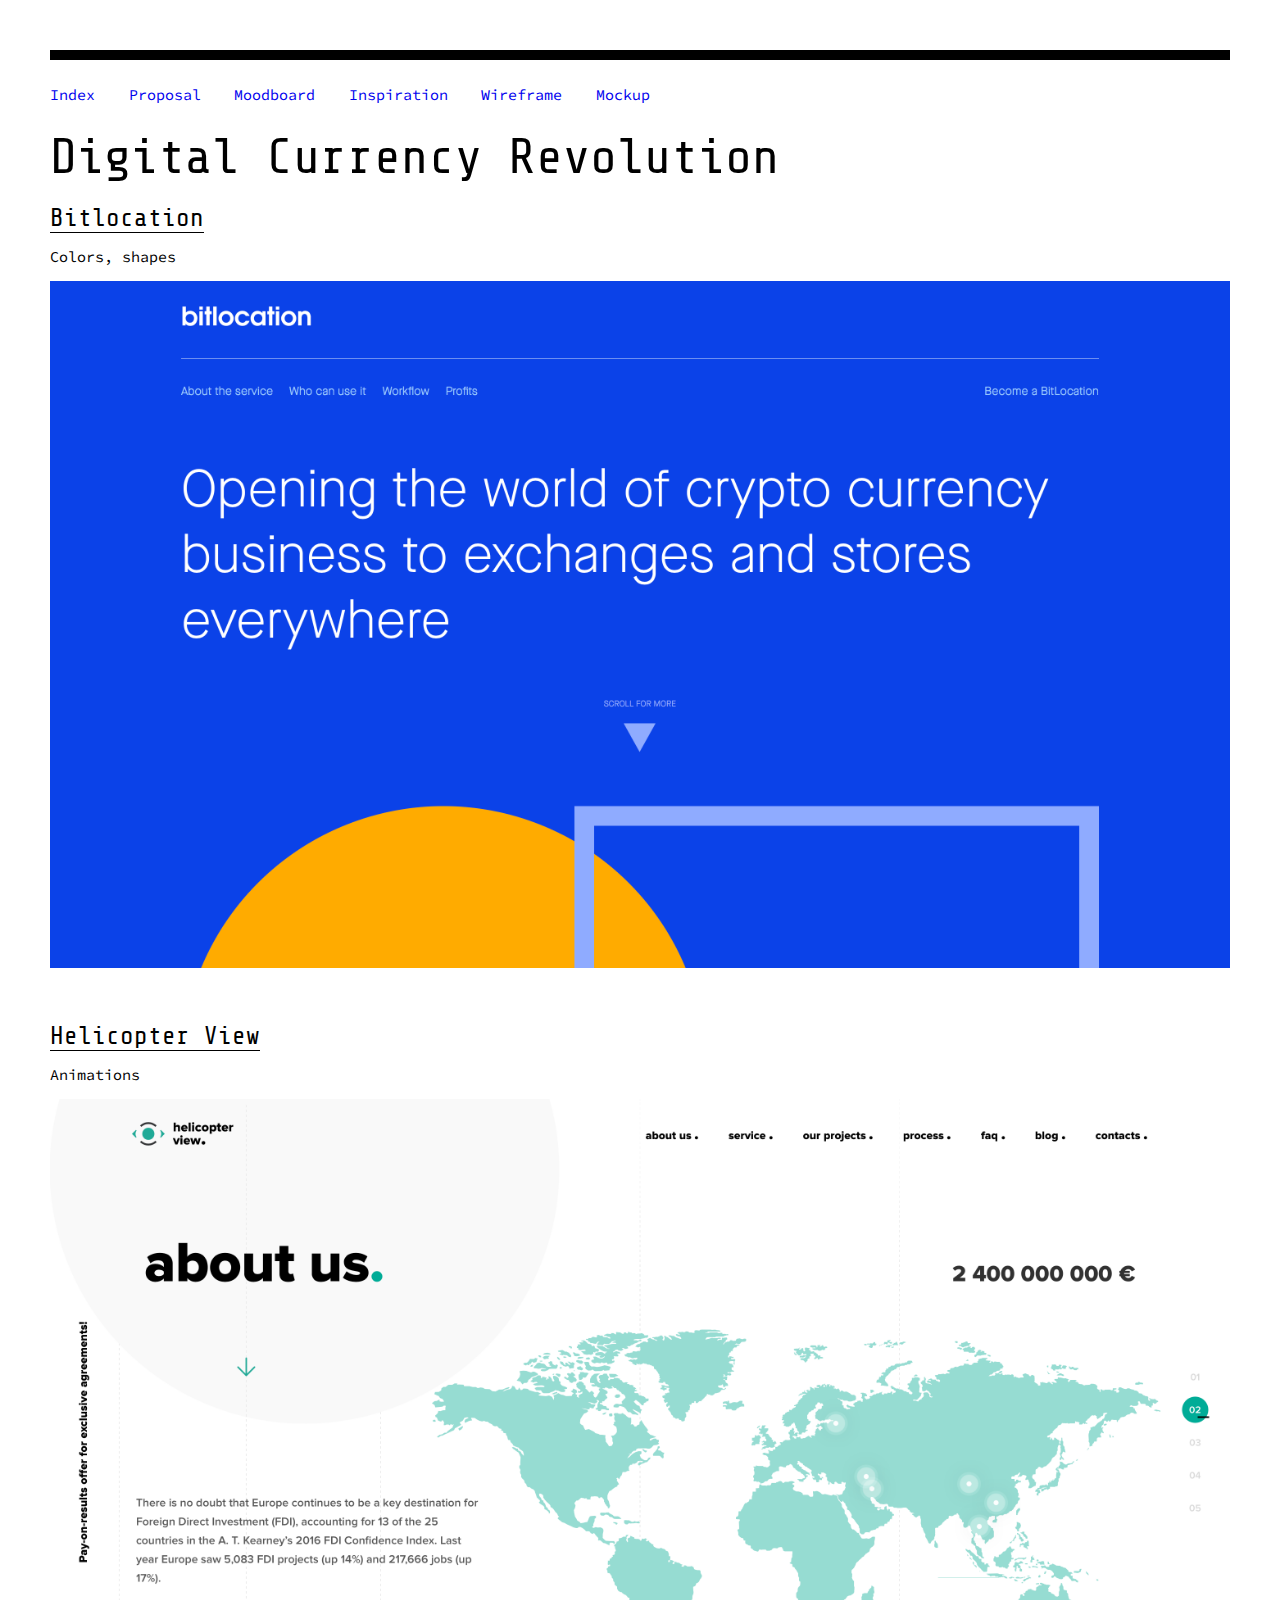
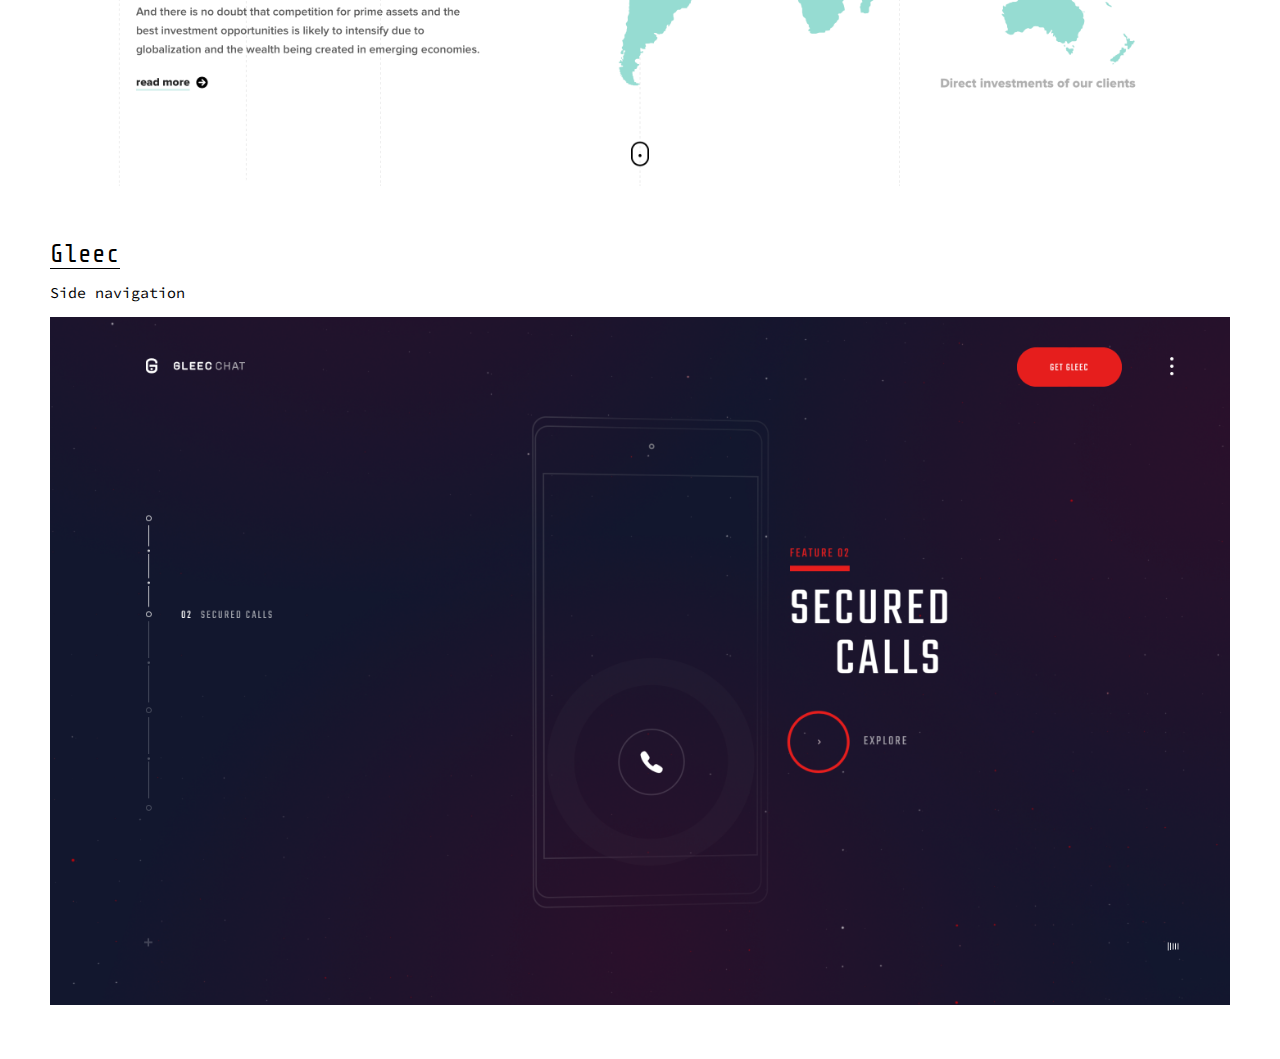
<file: html/inspiration.html>
<!doctype html>
<html>
<head>
	<meta charset="UTF-8">
	<title>Digital Currency Revolution</title>
	<meta name="viewport" content="width=device-width, initial-scale=1">
	<link href="https://fonts.googleapis.com/css?family=Roboto|Share+Tech+Mono|Source+Code+Pro:300" rel="stylesheet">
	<link href="../css/main.css" rel="stylesheet" type="text/css">
	<script src="https://ajax.googleapis.com/ajax/libs/jquery/3.2.1/jquery.min.js"></script>
	<script src="../js/script.js"></script>
</head>

<body>
	<wrapper id="wrapper">
		<div class="line"></div>
		<nav id="navContainer">
			<div class="item1"><a class="navLink" href="../index.html">Index</a></div>
			<div class="item2"><a class="navLink" href="proposal.html">Proposal</a></div>
			<div class="item3"><a class="navLink" href="moodboard.html">Moodboard</a></div>
			<div class="item4"><a class="navLink" href="inspiration.html">Inspiration</a></div>
			<div class="item5"><a class="navLink" href="wireframe.html">Wireframe</a></div>
			<div class="item6"><a class="navLink" href="mockup.html">Mockup</a></div>
		</nav>
		<span id="first-fadein" class="display-none"><text id="title">Digital Currency Revolution</text></span>
		<span id="second-fadein" class="display-none"><text class="body">
		
			<br><text class="subtitle">Bitlocation</text>
			<p>Colors, shapes</p>	
			<a class="img" href="http://www.bitlocation.com" target="_blank"><img class="inspiration" src="../img/bitlocation.png"></a>
			
			<br><text class="subtitle">Helicopter View</text>
			<p>Animations</p>	
			<a href="http://helicopter-view.com" target="_blank"><img class="inspiration" src="../img/helicopter.png"></a>
			
			<br><text class="subtitle">Gleec</text>
			<p>Side navigation</p>	
			<a href="https://gleec.com/secured-calls" target="_blank"><img src="../img/gleec.png"></a>
			
		</text></span>
	</wrapper>
</body>
</html>
</file>
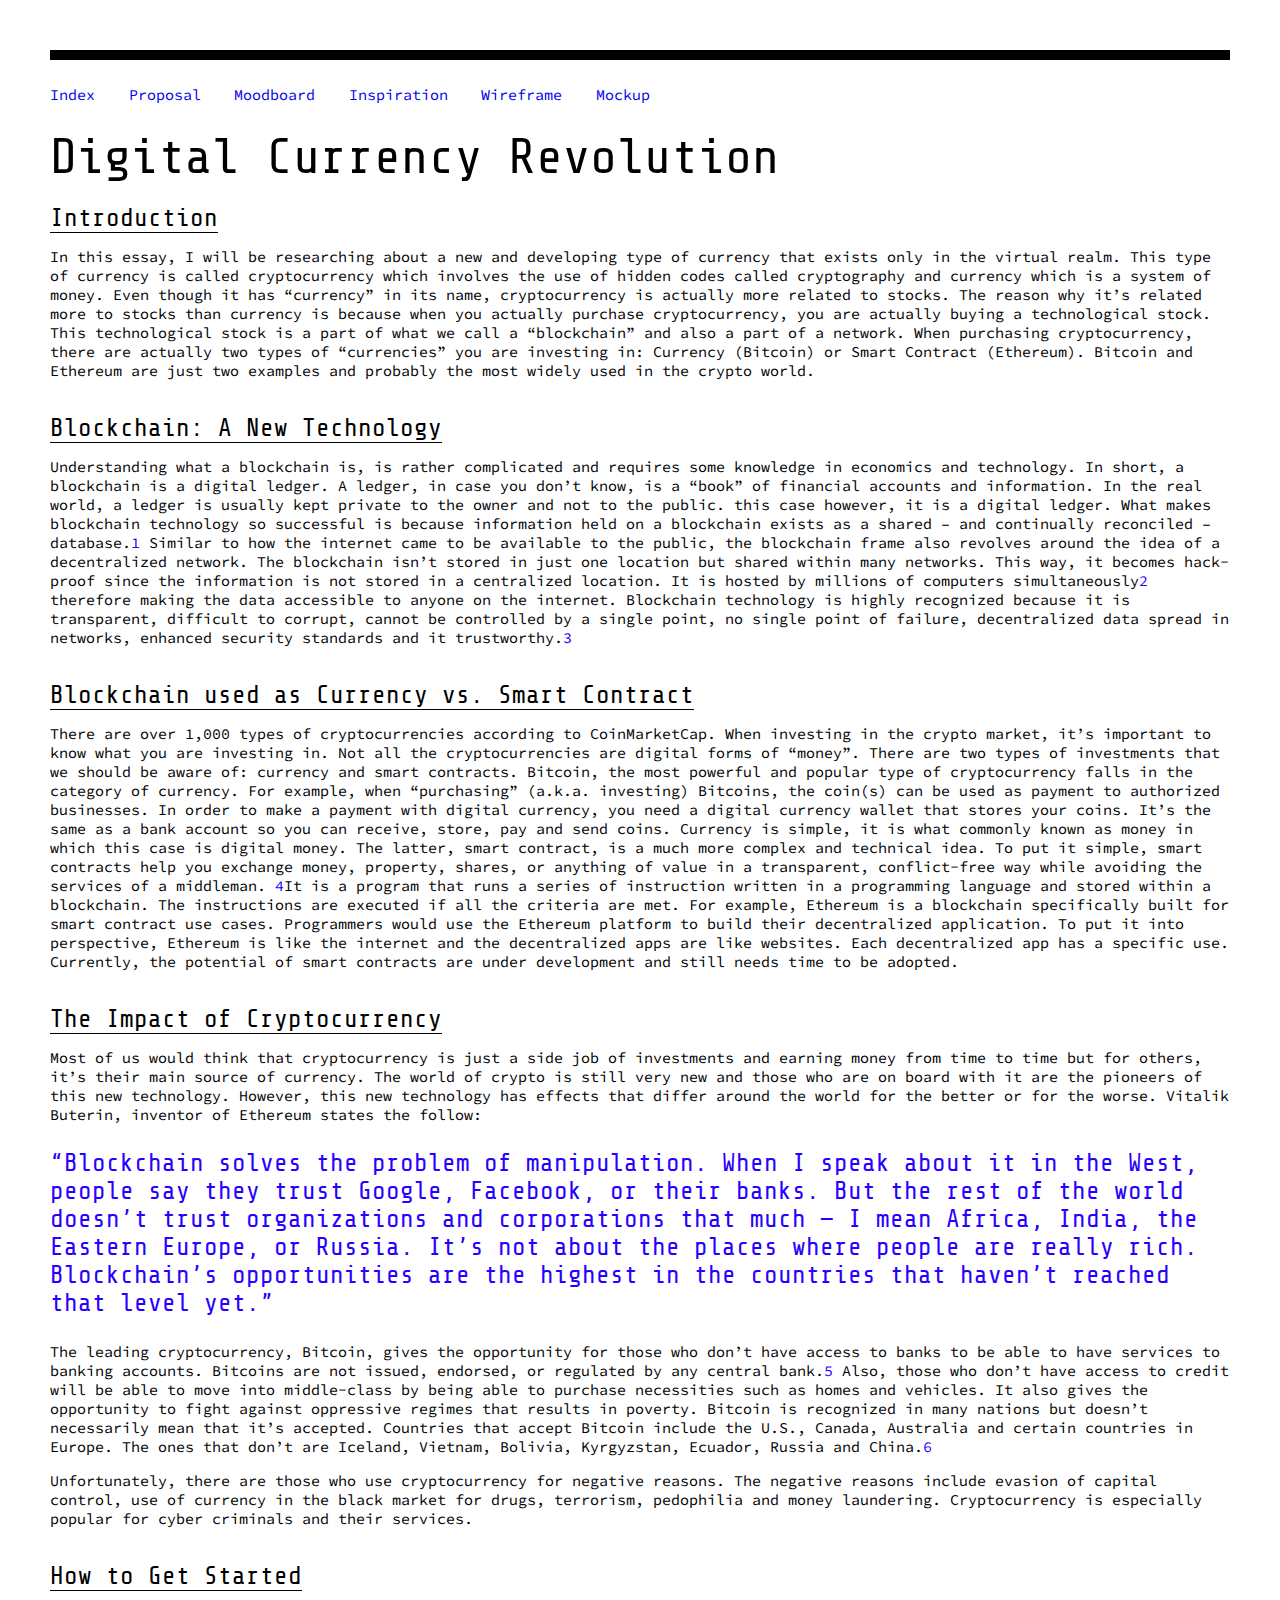
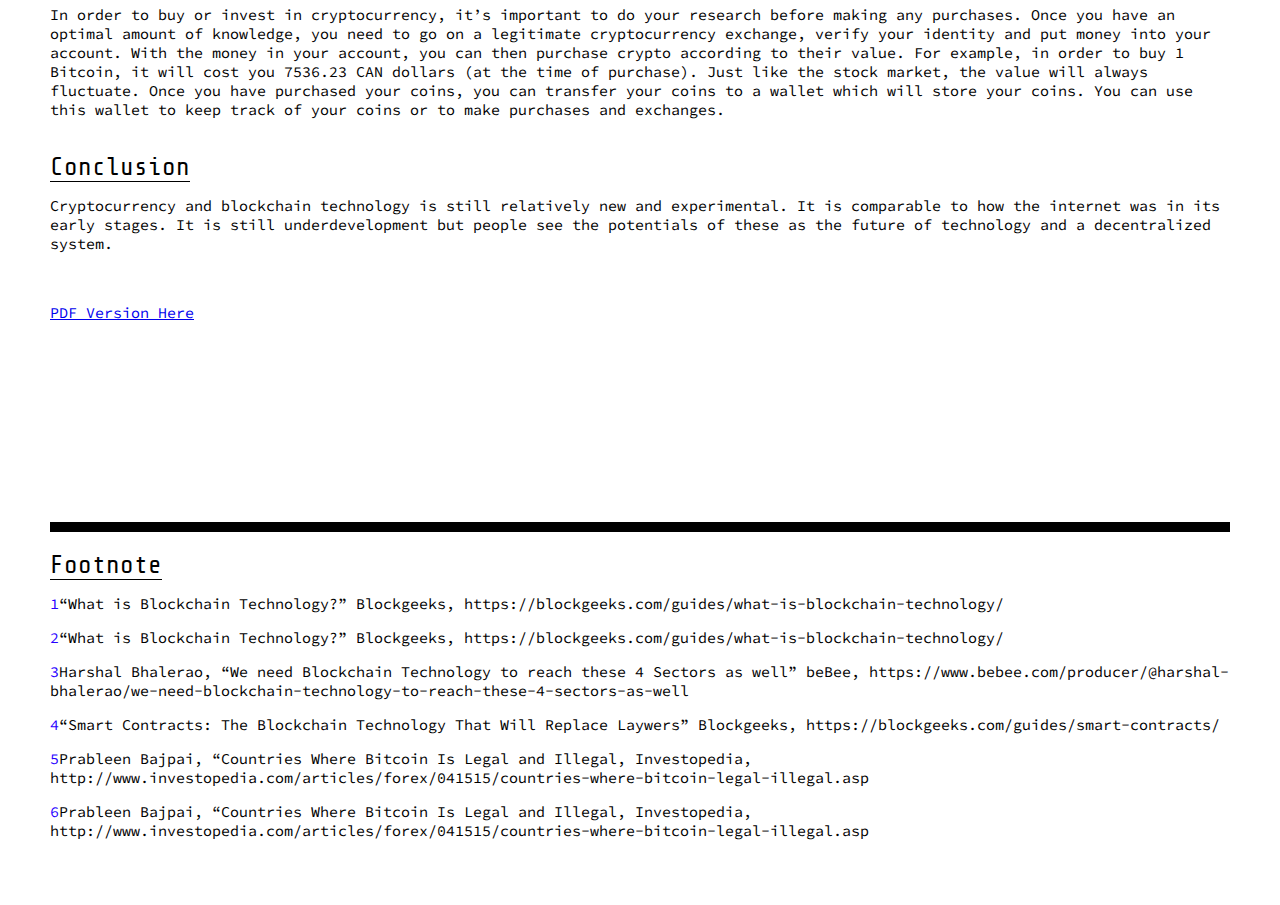
<file: html/proposal.html>
<!doctype html>
<html>
<head>
	<meta charset="UTF-8">
	<title>Digital Currency Revolution</title>
	<meta name="viewport" content="width=device-width, initial-scale=1">
	<link href="https://fonts.googleapis.com/css?family=Roboto|Share+Tech+Mono|Source+Code+Pro:300" rel="stylesheet">
	<link href="../css/main.css" rel="stylesheet" type="text/css">
	<script src="https://ajax.googleapis.com/ajax/libs/jquery/3.2.1/jquery.min.js"></script>
	<script src="../js/script.js"></script>
</head>

<body>
	<wrapper id="wrapper">
		<div class="line"></div>
		<nav id="navContainer">
			<div class="item1"><a class="navLink" href="../index.html">Index</a></div>
			<div class="item2"><a class="navLink" href="proposal.html">Proposal</a></div>
			<div class="item3"><a class="navLink" href="moodboard.html">Moodboard</a></div>
			<div class="item4"><a class="navLink" href="inspiration.html">Inspiration</a></div>
			<div class="item5"><a class="navLink" href="wireframe.html">Wireframe</a></div>
			<div class="item6"><a class="navLink" href="mockup.html">Mockup</a></div>
		</nav>
		<span id="first-fadein" class="display-none"><text id="title">Digital Currency Revolution</text></span>
		<span id="second-fadein" class="display-none"><text class="body">
			<br><text class="subtitle">Introduction</text>
			<p>In this essay, I will be researching about a new and developing type of currency that exists only in the virtual realm. This type of currency is called cryptocurrency which involves the use of hidden codes called cryptography and currency which is a system of money. Even though it has “currency” in its name, cryptocurrency is actually more related to stocks. The reason why it’s related more to stocks than currency is because when you actually purchase cryptocurrency, you are actually buying a technological stock. This technological stock is a part of what we call a “blockchain” and also a part of a network. When purchasing cryptocurrency, there are actually two types of “currencies” you are investing in: Currency (Bitcoin) or Smart Contract (Ethereum). Bitcoin and Ethereum are just two examples and probably the most widely used in the crypto world.</p>
			
			<br><text class="subtitle">Blockchain: A New Technology</text>
			<p>Understanding what a blockchain is, is rather complicated and requires some knowledge in economics and technology. In short, a blockchain is a digital ledger. A ledger, in case you don’t know, is a “book” of financial accounts and information. In the real world, a ledger is usually kept private to the owner and not to the public. this case however, it is a digital ledger. What makes blockchain technology so successful is because information held on a blockchain exists as a shared – and continually reconciled – database.<text class="subscript">1</text>  Similar to how the internet came to be available to the public, the blockchain frame also revolves around the idea of a decentralized network. The blockchain isn’t stored in just one location but shared within many networks. This way, it becomes hack-proof since the information is not stored in a centralized location. It is hosted by millions of computers simultaneously<text class="subscript">2</text>   therefore making the data accessible to anyone on the internet. Blockchain technology is highly recognized because it is transparent, difficult to corrupt, cannot be controlled by a single point, no single point of failure, decentralized data spread in networks, enhanced security standards and it trustworthy.<text class="subscript">3</text> </p>
			
			<br><text class="subtitle">Blockchain used as Currency vs. Smart Contract</text>
			<p>There are over 1,000 types of cryptocurrencies according to CoinMarketCap. When investing in the crypto market, it’s important to know what you are investing in. Not all the cryptocurrencies are digital forms of “money”. There are two types of investments that we should be aware of: currency and smart contracts. Bitcoin, the most powerful and popular type of cryptocurrency falls in the category of currency. For example, when “purchasing” (a.k.a. investing) Bitcoins, the coin(s) can be used as payment to authorized businesses. In order to make a payment with digital currency, you need a digital currency wallet that stores your coins. It’s the same as a bank account so you can receive, store, pay and send coins. Currency is simple, it is what commonly known as money in which this case is digital money. The latter, smart contract, is a much more complex and technical idea. To put it simple, smart contracts help you exchange money, property, shares, or anything of value in a transparent, conflict-free way while avoiding the services of a middleman. <text class="subscript">4</text>It is a program that runs a series of instruction written in a programming language and stored within a blockchain. The instructions are executed if all the criteria are met. For example, Ethereum is a blockchain specifically built for smart contract use cases. Programmers would use the Ethereum platform to build their decentralized application. To put it into perspective, Ethereum is like the internet and the decentralized apps are like websites. Each decentralized app has a specific use. Currently, the potential of smart contracts are under development and still needs time to be adopted.</p>
			
			<br><text class="subtitle">The Impact of Cryptocurrency</text>
			<p>Most of us would think that cryptocurrency is just a side job of investments and earning money from time to time but for others, it’s their main source of currency. The world of crypto is still very new and those who are on board with it are the pioneers of this new technology. However, this new technology has effects that differ around the world for the better or for the worse. Vitalik Buterin, inventor of Ethereum states the follow:</p>
			
			<p class="quote">“Blockchain solves the problem of manipulation. When I speak about it in the West, people say they trust Google, Facebook, or their banks. But the rest of the world doesn’t trust organizations and corporations that much — I mean Africa, India, the Eastern Europe, or Russia. It’s not about the places where people are really rich. Blockchain’s opportunities are the highest in the countries that haven’t reached that level yet.”</p>
			
			<p>The leading cryptocurrency, Bitcoin, gives the opportunity for those who don’t have access to banks to be able to have services to banking accounts. Bitcoins are not issued, endorsed, or regulated by any central bank.<text class="subscript">5</text> Also, those who don’t have access to credit will be able to move into middle-class by being able to purchase necessities such as homes and vehicles. It also gives the opportunity to fight against oppressive regimes that results in poverty. Bitcoin is recognized in many nations but doesn’t necessarily mean that it’s accepted. Countries that accept Bitcoin include the U.S., Canada, Australia and certain countries in Europe. The ones that don’t are Iceland, Vietnam, Bolivia, Kyrgyzstan, Ecuador, Russia and China.<text class="subscript">6</text> </p>
			
			<p>Unfortunately, there are those who use cryptocurrency for negative reasons. The negative reasons include evasion of capital control, use of currency in the black market for drugs, terrorism, pedophilia and money laundering. Cryptocurrency is especially popular for cyber criminals and their services. </p>
			
			<br><text class="subtitle">How to Get Started</text>
			<p>In order to buy or invest in cryptocurrency, it’s important to do your research before making any purchases. Once you have an optimal amount of knowledge, you need to go on a legitimate cryptocurrency exchange, verify your identity and put money into your account. With the money in your account, you can then purchase crypto according to their value. For example, in order to buy 1 Bitcoin, it will cost you 7536.23 CAN dollars (at the time of purchase). Just like the stock market, the value will always fluctuate. Once you have purchased your coins, you can transfer your coins to a wallet which will store your coins. You can use this wallet to keep track of your coins or to make purchases and exchanges.</p>
			
			<br><text class="subtitle">Conclusion</text>
			<p>Cryptocurrency and blockchain technology is still relatively new and experimental. It is comparable to how the internet was in its early stages. It is still underdevelopment but people see the potentials of these as the future of technology and a decentralized system.</p>
			
			<p class="link"><a href="../pdf/Digital Currency Revolution.pdf">PDF Version Here</a></p>
			
			<div class="lineBottom"></div>
			
			<br><text class="subtitle">Footnote</text>
			<p><text class="subscript">1</text>“What is Blockchain Technology?” Blockgeeks, https://blockgeeks.com/guides/what-is-blockchain-technology/</p>
			<p><text class="subscript">2</text>“What is Blockchain Technology?” Blockgeeks, https://blockgeeks.com/guides/what-is-blockchain-technology/</p>
			<p><text class="subscript">3</text>Harshal Bhalerao, “We need Blockchain Technology to reach these 4 Sectors as well” beBee, https://www.bebee.com/producer/@harshal-bhalerao/we-need-blockchain-technology-to-reach-these-4-sectors-as-well</p>
			<p><text class="subscript">4</text>“Smart Contracts: The Blockchain Technology That Will Replace Laywers” Blockgeeks, https://blockgeeks.com/guides/smart-contracts/</p>
			<p><text class="subscript">5</text>Prableen Bajpai, “Countries Where Bitcoin Is Legal and Illegal, Investopedia, http://www.investopedia.com/articles/forex/041515/countries-where-bitcoin-legal-illegal.asp</p>
			<p><text class="subscript">6</text>Prableen Bajpai, “Countries Where Bitcoin Is Legal and Illegal, Investopedia, http://www.investopedia.com/articles/forex/041515/countries-where-bitcoin-legal-illegal.asp</p>
		</text></span>
	</wrapper>
</body>
</html>
</file>
<file: css/main.css>
@charset "UTF-8";
/* CSS Document */


/* animations */
@keyframes fadeIn {
    from {opacity: 0;}
    to {opacity: 1;}
}

body, html {
	margin: 0;
	box-sizing: border-box;
}

#wrapper {
	display: flex;
	align-content: center;
	flex-direction: column;
	margin: 50px;
}

#navContainer {
	display: flex;
	flex-direction: row;
	justify-content: space-between;
	width: 600px;
	margin: 25px 0;
	font-family: 'Source Code Pro', monospace;
	font-size: 15px;
}

.navLink:link {
    text-decoration: none;
}

.navLink:visited {
    text-decoration: none;
	color: #2700FF; 
}

.navLink:hover {
    background-color: #2700FF;
	color: white;
	padding: 25px;
    text-align: center; 
}

.navLink:active {
    text-decoration: none;
	color: #2700FF; 
}

.line {
	width: 100%;
	height: 10px;
	background-color: black;
/*	display: none;*/
}

.lineBottom {
	width: 100%;
	height: 10px;
	background-color: black;
	margin-top: 200px;
}

.mainHeader {
	font-family: 'Share Tech Mono', monospace;
	font-size: 175px;
}

.display-none {
	display: none;
}

#title {
	font-family: 'Share Tech Mono', monospace;
	font-size: 50px;
}

.subtitle {
	font-family: 'Share Tech Mono', monospace;
	font-size: 25px;
	border-bottom: solid black 1px;
}

.body {
	font-family: 'Source Code Pro', monospace;
	font-size: 15px;
}

.subscript {
	font-family: 'Source Code Pro', monospace;
	font-size: 15px;
	color: #2700FF;
}

.quote {
	font-family: 'Share Tech Mono', monospace;
	font-size: 25px;
	color: #2700FF;
}

.credit {
	font-family: 'Source Code Pro', monospace;
	font-size: 15px;
	color: #2700FF;
}

.link {
	margin: 50px 0;
}

img {
	width: 100%;
}

.inspiration {
	margin-bottom: 50px;
}

.moodboard {
	margin: 50px 0;
}

video {
	margin-bottom: 50px;
}
</file>
